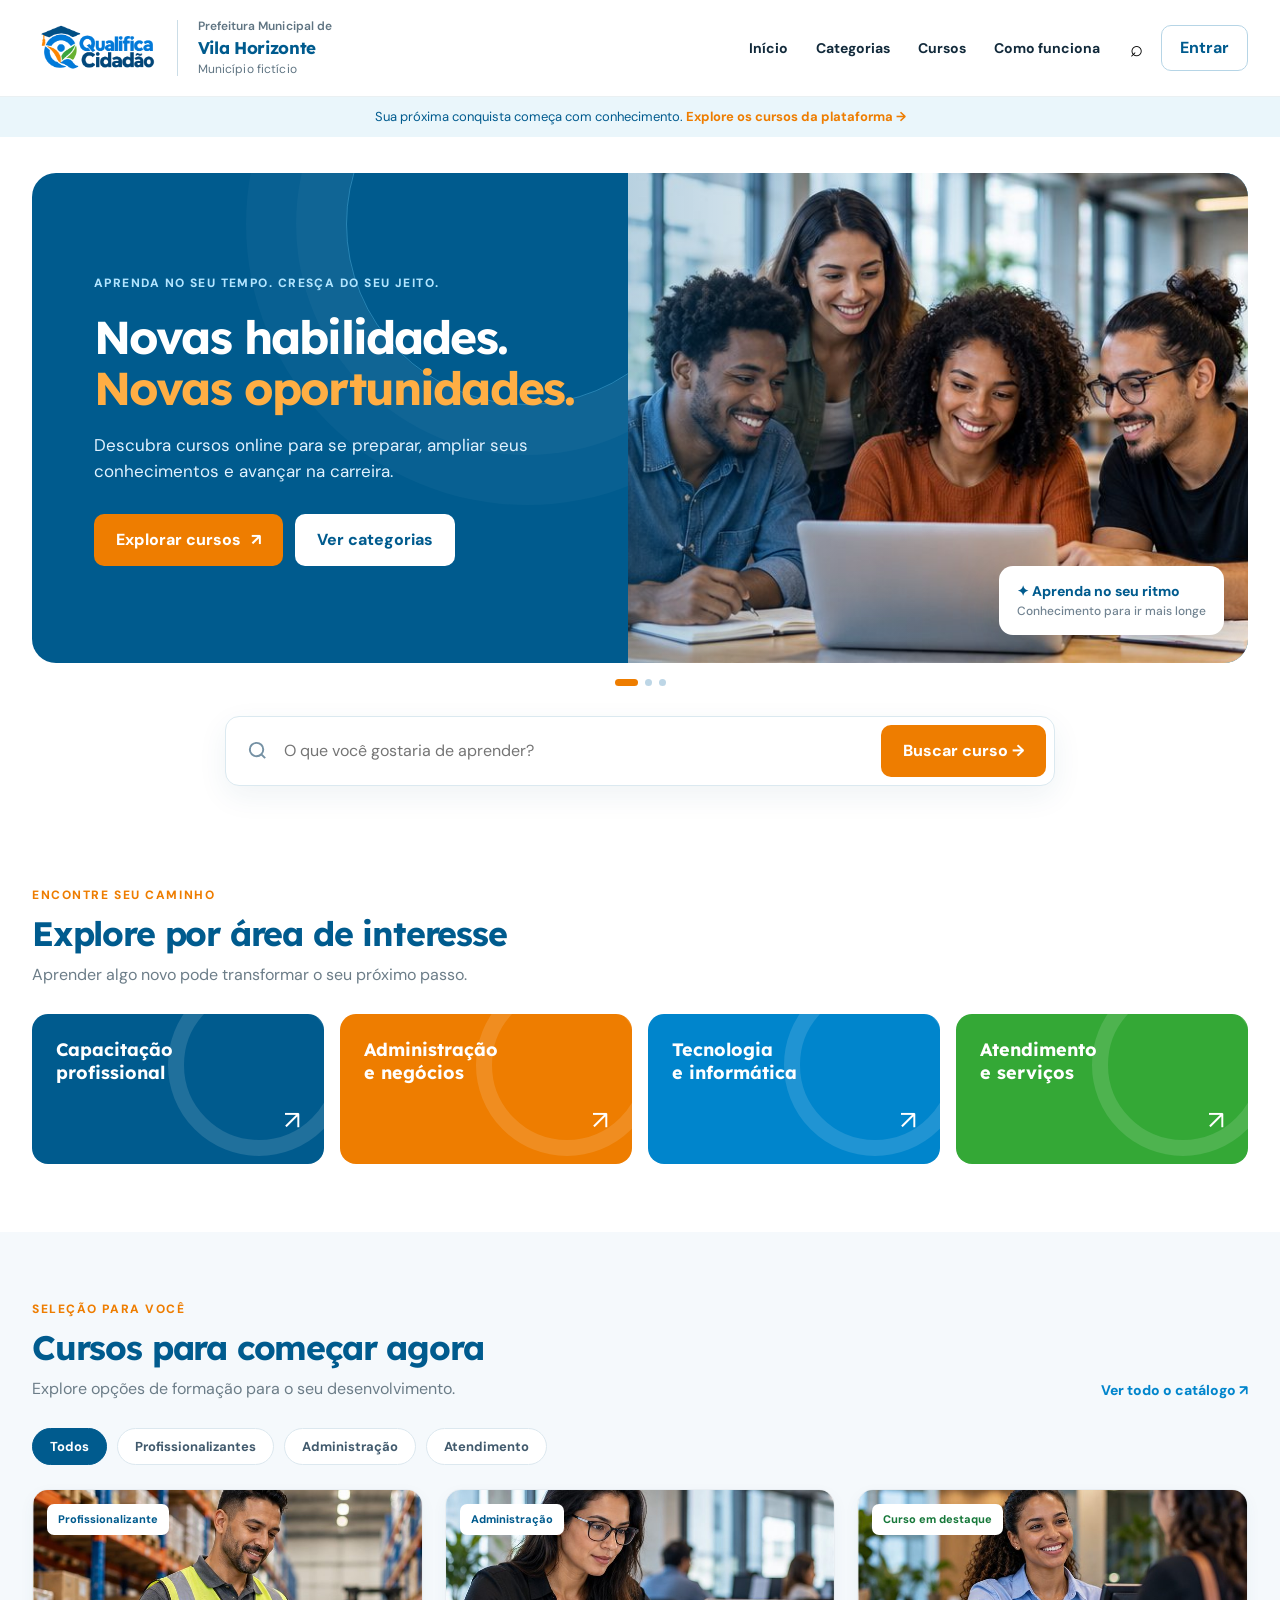
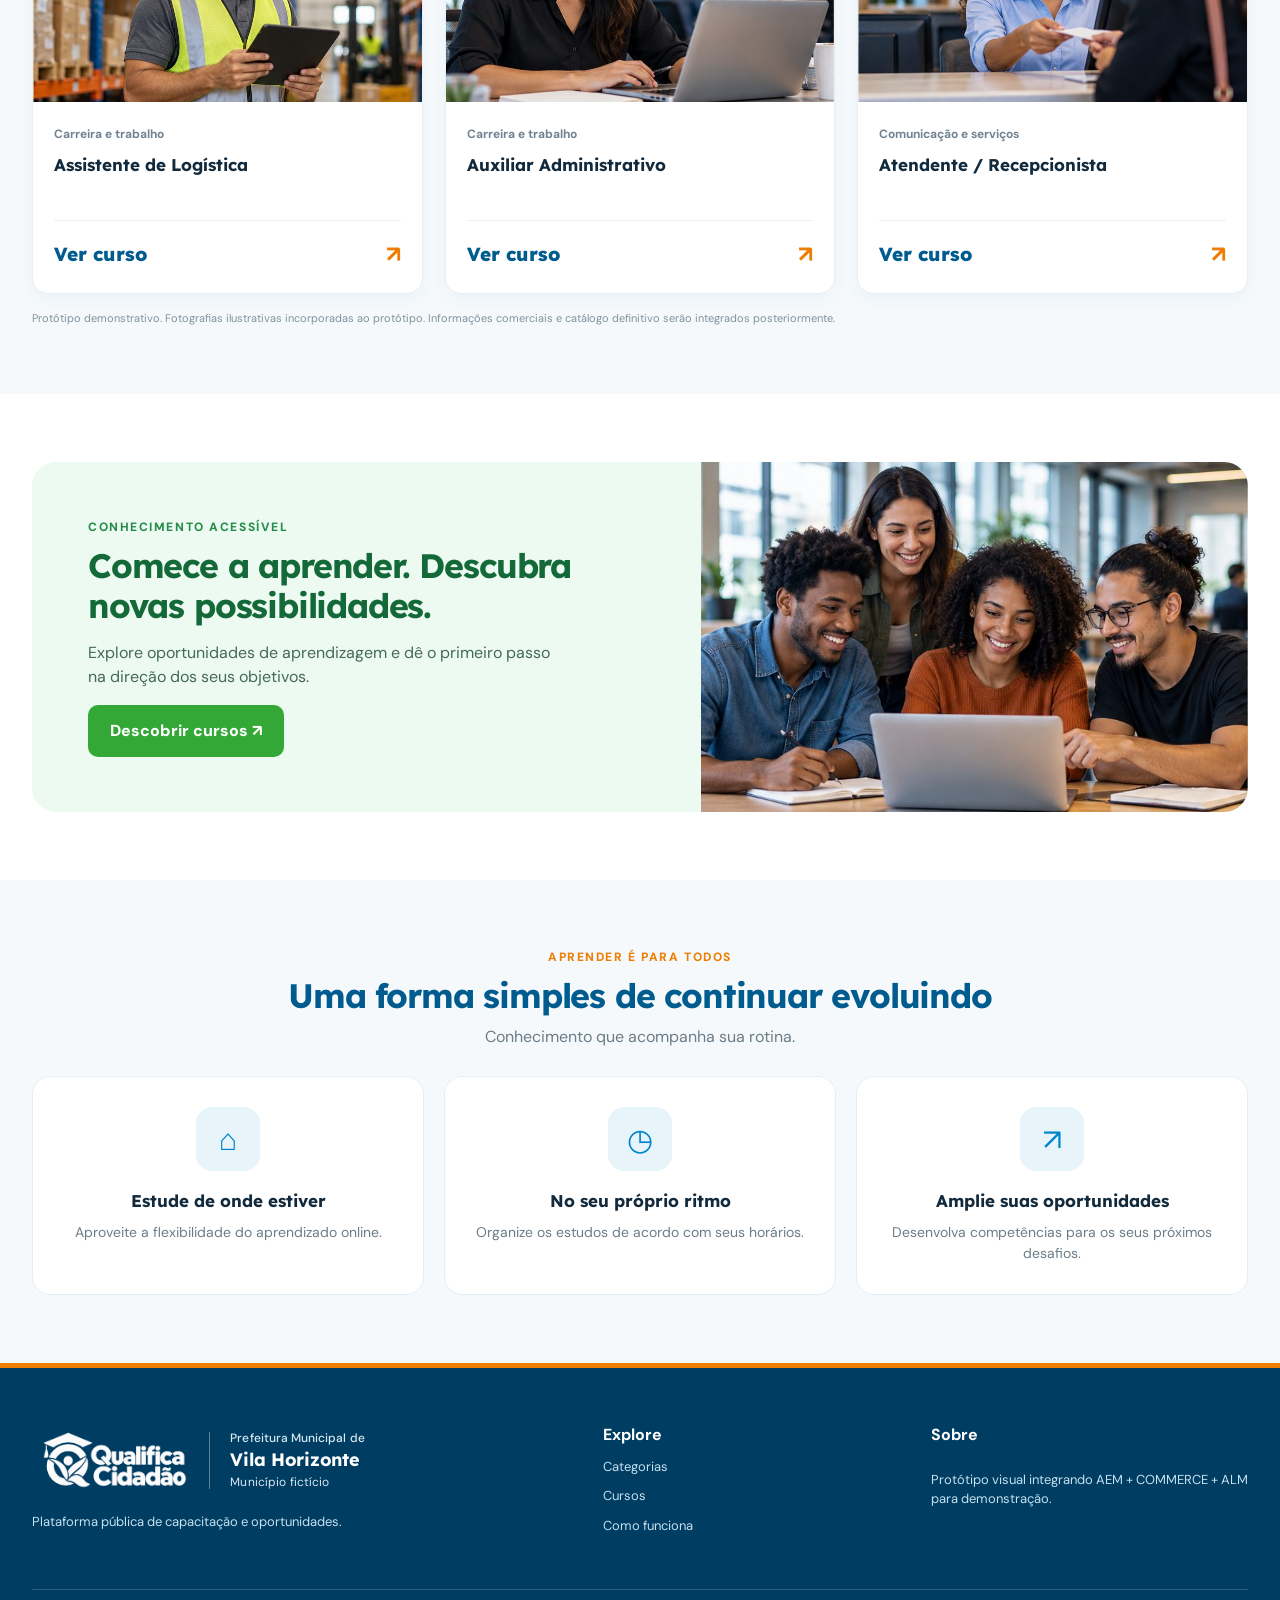
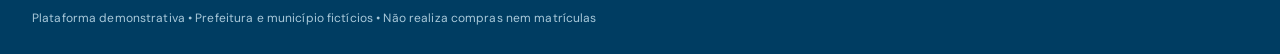
<file: index.html>
<!DOCTYPE html>
<html lang="pt-BR"><head><meta charset="utf-8"/><meta content="width=device-width, initial-scale=1" name="viewport"/><title>Qualifica Cidadão — Protótipo visual</title><link href="https://fonts.googleapis.com" rel="preconnect"/><link crossorigin="" href="https://fonts.gstatic.com" rel="preconnect"/><link href="https://fonts.googleapis.com/css2?family=DM+Sans:wght@400;500;600;700&amp;family=Lexend:wght@400;500;600;700;800&amp;display=swap" rel="stylesheet"/><style>
:root{--blue:#0085cc;--orange:#ee7d00;--green:#34a836;--navy:#005b8e;--sky:#4ca9e0;--cream:#f5f8fb;--ink:#122a3b;--muted:#6c7d88}*{box-sizing:border-box}html{scroll-behavior:smooth}body{margin:0;color:var(--ink);font:16px/1.5 'DM Sans',Arial,sans-serif;background:white}h1,h2,h3,strong.logo-title{font-family:Lexend,Arial,sans-serif}a{text-decoration:none;color:inherit}button,input{font:inherit}button{cursor:pointer}img{max-width:100%}.wrap{width:min(1240px,calc(100% - 64px));margin-inline:auto}.prototype-note{background:#063b5b;color:white;text-align:center;padding:8px 12px;font-size:11px;letter-spacing:.07em}.nav{position:sticky;top:0;background:#fff;z-index:30;border-bottom:1px solid #eaf0f2}.nav-inner{min-height:94px;display:flex;align-items:center;gap:24px;padding:10px 0}.brand-group{display:flex;align-items:center;gap:14px;flex-shrink:0;min-width:0}.logo{display:flex;align-items:center;flex-shrink:0}.logo img{height:60px;width:auto;display:block;object-fit:contain}.brand-meta{display:flex;flex-direction:column;gap:3px;border-left:1px solid #d5e1e8;padding-left:14px;line-height:1.02}.brand-meta span,.brand-meta small{color:#5f7482}.brand-meta span{font-size:11px;font-weight:600}.brand-meta strong{font-family:Lexend,DM Sans,Arial,sans-serif;font-size:18px;letter-spacing:-.025em;color:var(--navy)}.brand-meta small{font-size:12px}.nav-links{display:flex;gap:28px;margin-left:auto;align-items:center;font-weight:700;font-size:14px}.nav-links a:hover{color:var(--blue)}.nav-tools{display:flex;align-items:center;gap:12px}.nav-icon{border:0;background:transparent;font-size:22px}.enter{color:var(--navy);border:1px solid #b6d5e6;background:#fff;border-radius:10px;padding:10px 18px;font-weight:700}.enter:hover{border-color:var(--blue)}.strip{background:#eaf6fb;padding:10px 15px;text-align:center;color:var(--navy);font-size:13px}.strip b{color:var(--orange)}.hero{padding:36px 0 28px}.hero-main{display:grid;grid-template-columns: .98fr 1.02fr;min-height:490px;overflow:hidden;border-radius:24px;background:#005b8e}.hero-copy{padding:65px 30px 60px 62px;color:white;display:flex;flex-direction:column;justify-content:center;position:relative;isolation:isolate}.hero-copy:before{content:'';position:absolute;z-index:-1;right:-80px;top:-130px;width:360px;height:360px;border:1px solid #78d4ff55;border-radius:50%;box-shadow:0 0 0 50px #ffffff08,0 0 0 100px #ffffff08}.eyebrow{color:#b2e5ff;text-transform:uppercase;letter-spacing:.12em;font-size:12px;font-weight:800}.hero h1{font-size:clamp(34px,3.6vw,55px);line-height:1.1;margin:20px 0;letter-spacing:-.04em;font-weight:700}.hero h1 em{color:#ffae44;font-style:normal}.hero p{color:#e0f2ff;max-width:470px;font-size:17px;margin:0 0 30px}.actions{display:flex;gap:12px;flex-wrap:wrap}.btn{border:0;background:var(--orange);color:#fff;padding:14px 22px;border-radius:10px;font-weight:800;display:inline-flex;align-items:center;gap:10px;justify-content:center}.btn:hover{background:#d86b00}.btn-light{background:white;color:var(--navy)}.btn-light:hover{background:#eefaff}.hero-photo{min-height:450px;position:relative;background:#9fd3e8;overflow:hidden}.hero-photo img{width:100%;height:100%;position:absolute;object-fit:cover;object-position:center;inset:0}.hero-photo:after{content:'';position:absolute;inset:0;background:linear-gradient(90deg,#005b8e44,transparent 50%)}.hero-sticker{position:absolute;bottom:28px;right:24px;background:white;border-radius:14px;padding:15px 18px;z-index:2;box-shadow:0 15px 40px #123c552e;color:var(--navy);font-weight:800;font-size:14px}.hero-sticker span{display:block;font-size:12px;color:#718391;font-weight:500}.dots{display:flex;justify-content:center;gap:7px;margin-top:16px}.dots span{width:7px;height:7px;border-radius:99px;background:#bdd6e6}.dots span:first-child{width:23px;background:var(--orange)}.quick-search{margin:30px auto 4px;display:flex;align-items:center;gap:15px;border:1px solid #dbe9f0;max-width:830px;border-radius:14px;background:white;box-shadow:0 10px 30px #16527812;padding:8px 8px 8px 20px}.quick-search svg{flex-shrink:0;color:#7591a4}.quick-search input{border:0;outline:0;flex:1;min-width:0;padding:11px 0}.section{padding:68px 0}.light{background:#f5f9fc}.section-title{display:flex;align-items:end;justify-content:space-between;gap:20px;margin-bottom:27px}.kicker{font-size:12px;text-transform:uppercase;color:var(--orange);font-weight:800;letter-spacing:.13em;margin-bottom:9px}.section h2{font-size:clamp(25px,2.65vw,35px);line-height:1.18;margin:0;color:var(--navy);letter-spacing:-.035em}.section .desc{color:var(--muted);margin:10px 0 0}.view-all{color:var(--blue);font-weight:800;font-size:14px;white-space:nowrap}.categories{display:grid;grid-template-columns:repeat(4,1fr);gap:16px}.category{position:relative;min-height:150px;padding:24px;overflow:hidden;border-radius:16px;color:white;display:flex;justify-content:space-between;flex-direction:column;background:var(--navy)}.category:nth-child(2){background:#ee7d00}.category:nth-child(3){background:#0085cc}.category:nth-child(4){background:#34a836}.category:before{content:'';position:absolute;right:-26px;top:-40px;border:16px solid #ffffff20;border-radius:50%;width:150px;height:150px}.category b{font-family:Lexend;font-size:18px;line-height:1.28;z-index:1}.category .arrow{align-self:flex-end;font-size:26px;z-index:1}.filterbar{display:flex;align-items:center;gap:10px;flex-wrap:wrap;margin-bottom:24px}.chip{border:1px solid #dce8ef;color:#415a6d;border-radius:99px;padding:8px 17px;background:white;font-size:13px;font-weight:700}.chip.active,.chip:hover{background:var(--navy);border-color:var(--navy);color:#fff}.course-grid{display:grid;grid-template-columns:repeat(3,1fr);gap:22px}.course{background:white;border-radius:16px;overflow:hidden;border:1px solid #e9eef2;box-shadow:0 5px 16px #1c55750b;transition:.2s}.course:hover{transform:translateY(-3px);box-shadow:0 15px 35px #1c55751a}.photo{height:212px;position:relative;overflow:hidden;background:#d2e9f3}.photo img{width:100%;height:100%;object-fit:cover;display:block;transition:transform .3s}.course:hover .photo img{transform:scale(1.045)}.pill{position:absolute;left:14px;top:14px;background:#fff;color:var(--navy);font-size:11px;font-weight:800;padding:7px 11px;border-radius:7px}.pill.free{color:#17783a}.course-content{padding:19px 21px 21px}.course-content small{font-size:12px;font-weight:700;color:#718392}.course-content h3{font-size:17px;line-height:1.35;margin:9px 0 18px;min-height:48px}.course-bottom{display:flex;justify-content:space-between;align-items:center;border-top:1px solid #edf1f4;padding-top:16px}.price{font:800 19px Lexend;color:var(--navy)}.price.gratis{color:#248842}.mini-arrow{color:var(--orange);font-size:23px;font-weight:800}.show-none{display:none!important}.no-results{display:none;color:var(--muted);padding:20px}.banner-grid{display:grid;grid-template-columns:1.1fr .9fr;border-radius:24px;overflow:hidden;min-height:350px;background:#edfaf2}.feature-promo{padding:52px 56px;display:flex;flex-direction:column;justify-content:center}.feature-promo h2{color:#146938;max-width:540px}.feature-promo p{max-width:470px;color:#456957}.feature-promo .btn{align-self:flex-start;background:var(--green)}.banner-img{height:100%;min-height:330px;position:relative}.banner-img img{height:100%;width:100%;object-fit:cover;position:absolute}.benefits{display:grid;grid-template-columns:repeat(3,1fr);gap:20px}.benefit{padding:30px;text-align:center;background:#fff;border-radius:18px;border:1px solid #e4eef3}.benefit .icon{background:#e7f5fb;color:var(--blue);height:64px;width:64px;display:grid;place-items:center;border-radius:16px;font-size:30px;margin:auto auto 17px}.benefit h3{margin:0 0 8px;font-size:17px}.benefit p{color:var(--muted);margin:0;font-size:14px}.foot{background:#003d62;color:white;padding:55px 0 27px}.foot-inner{display:flex;align-items:flex-start;justify-content:space-between;gap:36px}.foot-brand-group{display:flex;align-items:center;gap:14px;min-width:0}.foot-brand{padding:0;border-radius:0;background:transparent;display:inline-flex;align-items:center}.foot-brand img{height:76px;width:auto;max-width:220px;display:block}.foot-meta{display:flex;flex-direction:column;gap:4px;border-left:1px solid #ffffff30;padding-left:14px;line-height:1.02}.foot-meta span,.foot-meta small{color:#c4e1ef}.foot-meta span{font-size:12px;font-weight:500}.foot-meta strong{font-family:Lexend,DM Sans,Arial,sans-serif;font-size:19px;letter-spacing:-.02em;color:#fff}.foot-meta small{font-size:12px}.foot p,.foot a{color:#c4e1ef;font-size:13px}.foot-links{display:flex;flex-direction:column;gap:10px}.foot-bottom{margin-top:45px;padding-top:19px;border-top:1px solid #ffffff30;font-size:12px;color:#a9c9da}.photo-credit{font-size:11px;color:#80919b;margin-top:16px}.mobile-menu{display:none}.image-fail{display:grid;place-items:center;background:linear-gradient(130deg,#c0e8ee,#8ec0da)}@media(max-width:990px){.wrap{width:min(100% - 38px,1240px)}.nav-links{gap:15px}.nav-inner{gap:18px}.hero-copy{padding:40px}.categories{grid-template-columns:repeat(2,1fr)}.course-grid{grid-template-columns:repeat(2,1fr)}.hero-main{min-height:420px}.hero-photo{min-height:390px}}@media(max-width:680px){.nav-inner{height:72px}.logo img{height:51px}.nav-links{display:none}.mobile-menu{display:block;margin-left:auto;border:0;background:white;font-size:24px}.nav-tools .enter{padding:8px 12px}.nav-tools .nav-icon{display:none}.strip{font-size:11px}.hero{padding-top:18px}.hero-main,.banner-grid{grid-template-columns:1fr}.hero-copy{padding:36px 27px}.hero h1{font-size:35px}.hero-photo{min-height:270px}.hero-sticker{bottom:14px;right:14px}.quick-search{gap:8px;flex-wrap:wrap}.quick-search .btn{width:100%}.section{padding:47px 0}.section-title{align-items:start}.section h2{font-size:27px}.categories{gap:10px}.category{min-height:130px;padding:18px}.category b{font-size:15px}.course-grid,.benefits{grid-template-columns:1fr}.photo{height:230px}.feature-promo{padding:32px 25px}.banner-img{min-height:220px}.foot-inner{flex-direction:column}.view-all{font-size:12px}}
.foot-brand img{max-width:min(250px,100%);width:auto;height:84px;object-fit:contain;object-position:left center}</style><style>.course-link{display:block;color:inherit;text-decoration:none;height:100%}.course-link:focus-visible{outline:3px solid #ee7d00;outline-offset:3px;border-radius:15px}.course-link:hover .course-bottom .price{text-decoration:underline}</style><style>
/* V8 — identidade institucional: alinhamento, respiro e rodapé público demonstrativo */
.brand-group,.foot-brand-group{display:flex;align-items:center;gap:22px;min-width:0}
.brand-group>a,.foot-brand-group>a,.foot-brand{display:flex;align-items:center;justify-content:flex-start;flex:0 0 auto}
.brand-meta,.foot-meta{display:flex;flex-direction:column;justify-content:center;gap:5px;line-height:1.14;padding-left:20px}
.brand-meta{border-left:1px solid #cbdde7}
.foot-meta{border-left:1px solid rgba(255,255,255,.37)}
.brand-meta span,.foot-meta span{font-size:12px;letter-spacing:.005em}
.brand-meta strong{font-size:17px;line-height:1.13;letter-spacing:-.02em}
.brand-meta small,.foot-meta small{font-size:12px;letter-spacing:.01em}
.foot-meta strong{font-size:18px;line-height:1.12;letter-spacing:-.015em}
.foot-brand-group img,.foot-brand img{object-fit:contain;object-position:left center}
.foot{border-top:5px solid #ee7d00}
.foot-inner{gap:44px}
.foot .foot-meta span,.foot .foot-meta small{color:#d7e9f3}
.foot-bottom{letter-spacing:.01em}
@media(max-width:960px){.brand-group,.foot-brand-group{gap:15px}.brand-meta,.foot-meta{padding-left:14px}.brand-meta strong{font-size:16px}}
@media(max-width:600px){.brand-group,.foot-brand-group{gap:10px}.brand-meta,.foot-meta{padding-left:10px;gap:3px}.brand-meta span,.foot-meta span{font-size:10px}.brand-meta strong,.foot-meta strong{font-size:15px}.brand-meta small,.foot-meta small{font-size:10px}.foot-brand-group{max-width:100%}.foot-inner{gap:28px}}

.nav-inner{height:auto;min-height:96px}.foot-brand img{width:auto;max-width:225px;height:76px}
@media(max-width:680px){.nav-inner{height:auto;min-height:85px}.brand-group{flex:1 1 auto}.foot-brand img{height:62px}}
</style></head><body> <header class="nav"><div class="wrap nav-inner"><div class="brand-group"><a aria-label="Qualifica Cidadão, voltar ao início" class="logo" href="#inicio"><img alt="Qualifica Cidadão" src="assets/logo-cabecalho-base.png"/></a><div class="brand-meta"><span>Prefeitura Municipal de</span><strong>Vila Horizonte</strong><small>Município fictício</small></div></div><nav class="nav-links"><a href="#inicio">Início</a><a href="#categorias">Categorias</a><a href="cursos.html">Cursos</a><a href="#vantagens">Como funciona</a></nav><button class="mobile-menu" onclick="document.querySelector('.nav-links').style.display=document.querySelector('.nav-links').style.display==='flex'?'none':'flex'" title="Menu">☰</button><div class="nav-tools"><button class="nav-icon" onclick="document.getElementById('search').focus()" title="Busca">⌕</button><button class="enter" onclick="alert('Acesso de alunos: integração futura com Adobe Learning Manager em ambiente demonstrativo.')">Entrar</button></div></div></header><div class="strip">Sua próxima conquista começa com conhecimento. <b>Explore os cursos da plataforma →</b></div><main id="inicio"><section class="hero"><div class="wrap"><div class="hero-main"><div class="hero-copy"><div class="eyebrow">Aprenda no seu tempo. Cresça do seu jeito.</div><h1>Novas habilidades. <em>Novas oportunidades.</em></h1><p>Descubra cursos online para se preparar, ampliar seus conhecimentos e avançar na carreira.</p><div class="actions"><a class="btn" href="cursos.html">Explorar cursos <span>↗</span></a><a class="btn btn-light" href="#categorias">Ver categorias</a></div></div><div class="hero-photo"><img alt="Pessoas reunidas aprendendo com computadores" onerror="this.style.display='none'" src="assets/banner-principal.jpg"/><div class="hero-sticker">✦ Aprenda no seu ritmo<span>Conhecimento para ir mais longe</span></div></div></div><div aria-hidden="true" class="dots"><span></span><span></span><span></span></div><form class="quick-search" id="searchForm"><svg fill="none" height="23" stroke="currentColor" stroke-width="2" viewbox="0 0 24 24" width="23"><circle cx="11" cy="11" r="7"></circle><path d="m20 20-4-4"></path></svg><input aria-label="Buscar cursos" id="search" placeholder="O que você gostaria de aprender?"/><button class="btn" type="submit">Buscar curso →</button></form></div></section><section class="section" id="categorias"><div class="wrap"><div class="section-title"><div><div class="kicker">Encontre seu caminho</div><h2>Explore por área de interesse</h2><p class="desc">Aprender algo novo pode transformar o seu próximo passo.</p></div></div><div class="categories"><a class="category" data-cat="Profissional" href="cursos.html"><b>Capacitação<br/>profissional</b><span class="arrow">↗</span></a><a class="category" data-cat="Administração" href="cursos.html"><b>Administração<br/>e negócios</b><span class="arrow">↗</span></a><a class="category" data-cat="Tecnologia" href="cursos.html"><b>Tecnologia<br/>e informática</b><span class="arrow">↗</span></a><a class="category" data-cat="Atendimento" href="cursos.html"><b>Atendimento<br/>e serviços</b><span class="arrow">↗</span></a></div></div></section><section class="section light" id="cursos"><div class="wrap"><div class="section-title"><div><div class="kicker">Seleção para você</div><h2>Cursos para começar agora</h2><p class="desc">Explore opções de formação para o seu desenvolvimento.</p></div><a class="view-all" href="cursos.html">Ver todo o catálogo ↗</a></div><div class="filterbar"><button class="chip active" data-filter="Todos">Todos</button><button class="chip" data-filter="Profissional">Profissionalizantes</button><button class="chip" data-filter="Administração">Administração</button><button class="chip" data-filter="Atendimento">Atendimento</button></div><div class="course-grid" id="courseGrid"><article class="course" data-category="Profissional" data-name="assistente de logística"><a aria-label="Ver curso Assistente de Logística" class="course-link" href="curso.html?curso=logistica"><div class="photo"><img alt="Operação de logística em centro de distribuição" loading="lazy" src="assets/curso-logistica.jpg"/><span class="pill">Profissionalizante</span></div><div class="course-content"><small>Carreira e trabalho</small><h3>Assistente de Logística</h3><div class="course-bottom"><span class="price">Ver curso</span><span class="mini-arrow">↗</span></div></div></a></article><article class="course" data-category="Administração" data-name="auxiliar administrativo"><a aria-label="Ver curso Auxiliar Administrativo" class="course-link" href="curso.html?curso=administrativo"><div class="photo"><img alt="Ambiente de trabalho administrativo" loading="lazy" src="assets/curso-administrativo.jpg"/><span class="pill">Administração</span></div><div class="course-content"><small>Carreira e trabalho</small><h3>Auxiliar Administrativo</h3><div class="course-bottom"><span class="price">Ver curso</span><span class="mini-arrow">↗</span></div></div></a></article><article class="course" data-category="Atendimento" data-name="atendente recepcionista"><a aria-label="Ver curso Atendente / Recepcionista" class="course-link" href="curso.html?curso=recepcionista"><div class="photo"><img alt="Profissionais trabalhando em atendimento e equipe" loading="lazy" src="assets/curso-recepcionista.jpg"/><span class="pill free">Curso em destaque</span></div><div class="course-content"><small>Comunicação e serviços</small><h3>Atendente / Recepcionista</h3><div class="course-bottom"><span class="price">Ver curso</span><span class="mini-arrow">↗</span></div></div></a></article></div><p class="no-results" id="noResults">Nenhum curso demonstrativo encontrado com esses termos.</p><div class="photo-credit">Protótipo demonstrativo. Fotografias ilustrativas incorporadas ao protótipo. Informações comerciais e catálogo definitivo serão integrados posteriormente.</div></div></section><section class="section"><div class="wrap"><div class="banner-grid"><div class="feature-promo"><div class="kicker" style="color:#258d49">Conhecimento acessível</div><h2>Comece a aprender. Descubra novas possibilidades.</h2><p>Explore oportunidades de aprendizagem e dê o primeiro passo na direção dos seus objetivos.</p><a class="btn" href="cursos.html">Descobrir cursos ↗</a></div><div class="banner-img"><img alt="Pessoas utilizando tecnologia para trabalhar e aprender" loading="lazy" src="assets/banner-promocional.jpg"/></div></div></div></section><section class="section light" id="vantagens"><div class="wrap"><div class="section-title" style="justify-content:center;text-align:center"><div><div class="kicker">Aprender é para todos</div><h2>Uma forma simples de continuar evoluindo</h2><p class="desc">Conhecimento que acompanha sua rotina.</p></div></div><div class="benefits"><div class="benefit"><div class="icon">⌂</div><h3>Estude de onde estiver</h3><p>Aproveite a flexibilidade do aprendizado online.</p></div><div class="benefit"><div class="icon">◷</div><h3>No seu próprio ritmo</h3><p>Organize os estudos de acordo com seus horários.</p></div><div class="benefit"><div class="icon">↗</div><h3>Amplie suas oportunidades</h3><p>Desenvolva competências para os seus próximos desafios.</p></div></div></div></section></main><footer class="foot"><div class="wrap"><div class="foot-inner"><div><div class="foot-brand-group"><div class="foot-brand"><img alt="Qualifica Cidadão — versão para rodapé" src="assets/logo-rodape-base.png"/></div><div class="foot-meta"><span>Prefeitura Municipal de</span><strong>Vila Horizonte</strong><small>Município fictício</small></div></div><p>Plataforma pública de capacitação e oportunidades.</p></div><div class="foot-links"><strong>Explore</strong><a href="#categorias">Categorias</a><a href="cursos.html">Cursos</a><a href="#vantagens">Como funciona</a></div><div class="foot-links"><strong>Sobre</strong><p>Protótipo visual integrando AEM + COMMERCE + ALM<br/>para demonstração.</p></div></div><div class="foot-bottom">Plataforma demonstrativa • Prefeitura e município fictícios • Não realiza compras nem matrículas</div></div></footer><script>
const cards=[...document.querySelectorAll('.course')],chips=[...document.querySelectorAll('.chip')];let category='Todos';function apply(q=''){let n=0;cards.forEach(c=>{let ok=(category==='Todos'||c.dataset.category===category)&&(!q||c.dataset.name.includes(q));c.classList.toggle('show-none',!ok);if(ok)n++});document.getElementById('noResults').style.display=n?'none':'block'}chips.forEach(b=>b.addEventListener('click',()=>{category=b.dataset.filter;chips.forEach(x=>x.classList.toggle('active',x===b));apply(document.getElementById('search').value.toLowerCase().trim())}));document.getElementById('searchForm').addEventListener('submit',e=>{e.preventDefault();category='Todos';chips.forEach(x=>x.classList.toggle('active',x.dataset.filter==='Todos'));apply(document.getElementById('search').value.toLowerCase().trim());document.getElementById('cursos').scrollIntoView({behavior:'smooth'})});document.querySelectorAll('.category').forEach(c=>c.addEventListener('click',()=>{let cat=c.dataset.cat;if(cat==='Tecnologia')return;category=cat;chips.forEach(x=>x.classList.toggle('active',x.dataset.filter===cat));apply()}));
</script></body></html>
<!-- All photos and logos embedded for offline viewing. -->
</file>
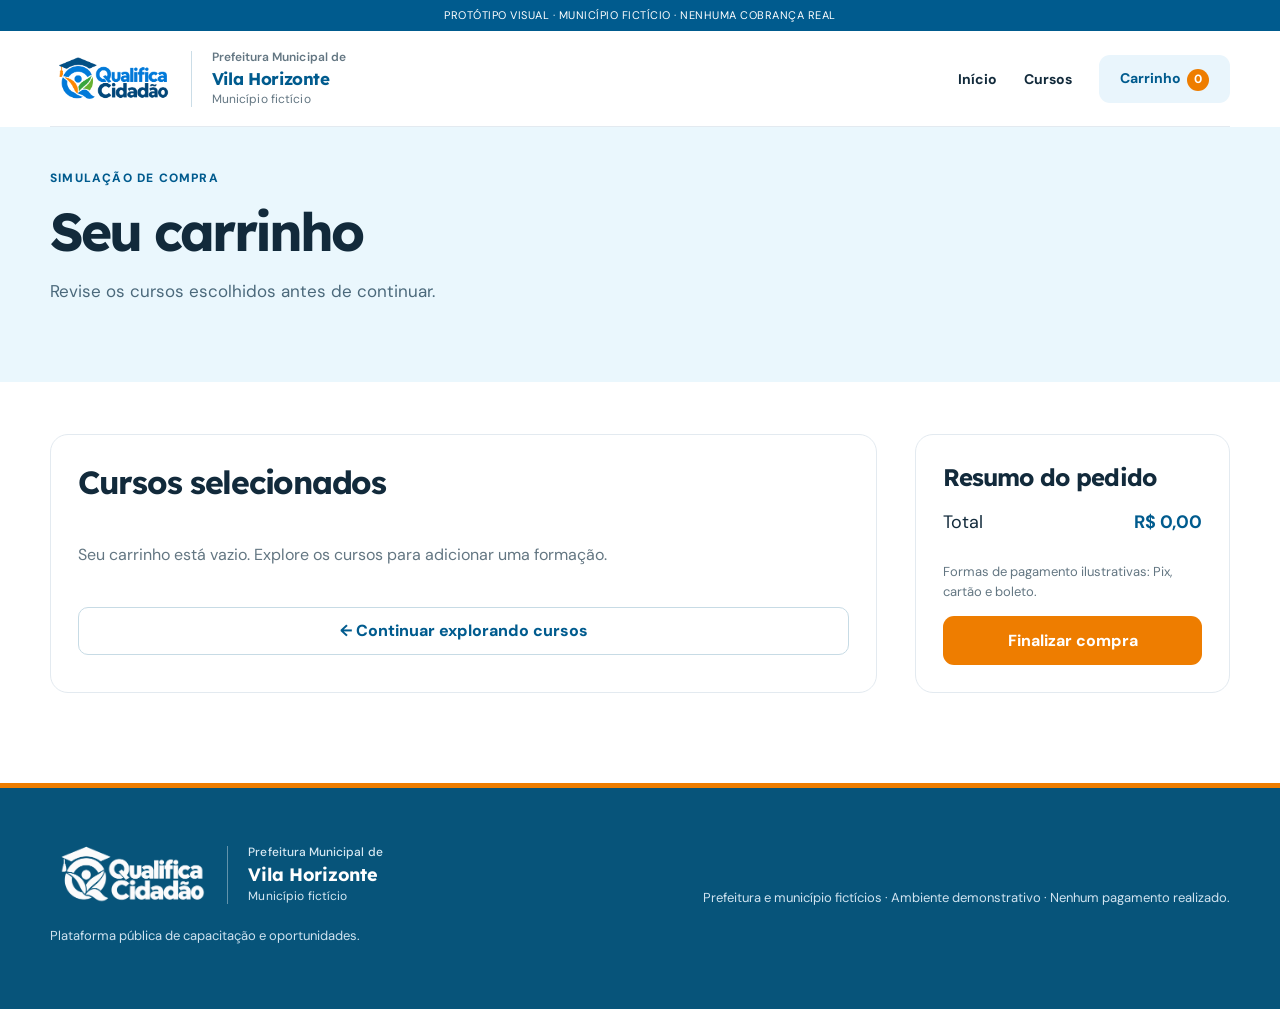
<file: carrinho.html>
<!doctype html><html lang="pt-BR"><head><meta charset="utf-8"><meta name="viewport" content="width=device-width,initial-scale=1"><link rel="preconnect" href="https://fonts.googleapis.com"><link rel="preconnect" href="https://fonts.gstatic.com" crossorigin><link href="https://fonts.googleapis.com/css2?family=DM+Sans:wght@400;500;600;700;800&family=Lexend:wght@400;500;600;700;800&display=swap" rel="stylesheet"><link rel="stylesheet" href="assets/cursos.css"><title>Carrinho demonstrativo | Qualifica Cidadão</title></head><body><div class="prototype-note">PROTÓTIPO VISUAL · MUNICÍPIO FICTÍCIO · NENHUMA COBRANÇA REAL</div><header><div class="wrap nav"><div class="brand-group"><a class="brand" href="index.html" aria-label="Ir para a página inicial"><img src="assets/logo-cabecalho-base.png" alt="Qualifica Cidadão"></a><div class="brand-meta"><span>Prefeitura Municipal de</span><strong>Vila Horizonte</strong><small>Município fictício</small></div></div><nav class="navlinks"><a href="index.html">Início</a><a href="cursos.html">Cursos</a><a class="pill-btn" href="carrinho.html">Carrinho <span class="cart-count">0</span></a></nav></div></header><main><div class="catalog-head"><div class="wrap"><div class="eyebrow">Simulação de compra</div><h1>Seu carrinho</h1><p>Revise os cursos escolhidos antes de continuar.</p></div></div><div class="wrap cart-layout"><section class="cart-box" aria-label="Cursos selecionados"><h2>Cursos selecionados</h2><div id="cart-items"></div><a class="cart-secondary" href="cursos.html">← Continuar explorando cursos</a></section><aside class="cart-box" style="align-self:start"><h2 style="font-size:24px">Resumo do pedido</h2><div class="cart-total"><span>Total</span><strong id="cart-total">R$ 0,00</strong></div><p class="muted">Formas de pagamento ilustrativas: Pix, cartão e boleto.</p><button class="primary-btn cart-checkout" id="checkout" type="button">Finalizar compra</button><p id="checkout-message" class="cart-alert" role="status" hidden>Esta é uma demonstração. Não é possível concluir compras, realizar pagamentos ou matrículas.</p></aside></div></main><footer class="foot"><div class="wrap foot-inner"><div><div class="foot-brand-group"><img src="assets/logo-rodape-base.png" alt="Qualifica Cidadão"><div class="foot-meta"><span>Prefeitura Municipal de</span><strong>Vila Horizonte</strong><small>Município fictício</small></div></div><p class="muted">Plataforma pública de capacitação e oportunidades.</p></div><p class="muted">Prefeitura e município fictícios · Ambiente demonstrativo · Nenhum pagamento realizado.</p></div></footer><script src="assets/carrinho.js"></script><script>const products={logistica:{image:'curso-logistica.jpg'},administrativo:{image:'curso-administrativo.jpg'},recepcionista:{image:'curso-recepcionista.jpg'}};const fmt=n=>n.toLocaleString('pt-BR',{style:'currency',currency:'BRL'});function draw(){const items=ATP_Cart.get(),root=document.getElementById('cart-items');root.replaceChildren();if(!items.length){const p=document.createElement('p');p.className='cart-empty';p.textContent='Seu carrinho está vazio. Explore os cursos para adicionar uma formação.';root.append(p)}items.forEach(item=>{const row=document.createElement('div');row.className='cart-line';const im=document.createElement('img');im.alt='Imagem ilustrativa do curso';im.src='assets/'+(products[item.id]?.image||'curso-logistica.jpg');const content=document.createElement('div');content.className='cart-line-main';const h=document.createElement('h3');h.textContent=item.title;const price=document.createElement('strong');price.textContent=fmt(item.price);content.append(h,price);const remove=document.createElement('button');remove.type='button';remove.textContent='Remover';remove.setAttribute('aria-label','Remover '+item.title);remove.onclick=()=>{ATP_Cart.remove(item.id);draw()};row.append(im,content,remove);root.append(row)});document.getElementById('cart-total').textContent=fmt(items.reduce((s,i)=>s+i.price,0));document.getElementById('checkout').disabled=!items.length}document.getElementById('checkout').addEventListener('click',()=>document.getElementById('checkout-message').hidden=false);draw();</script></body></html>
</file>
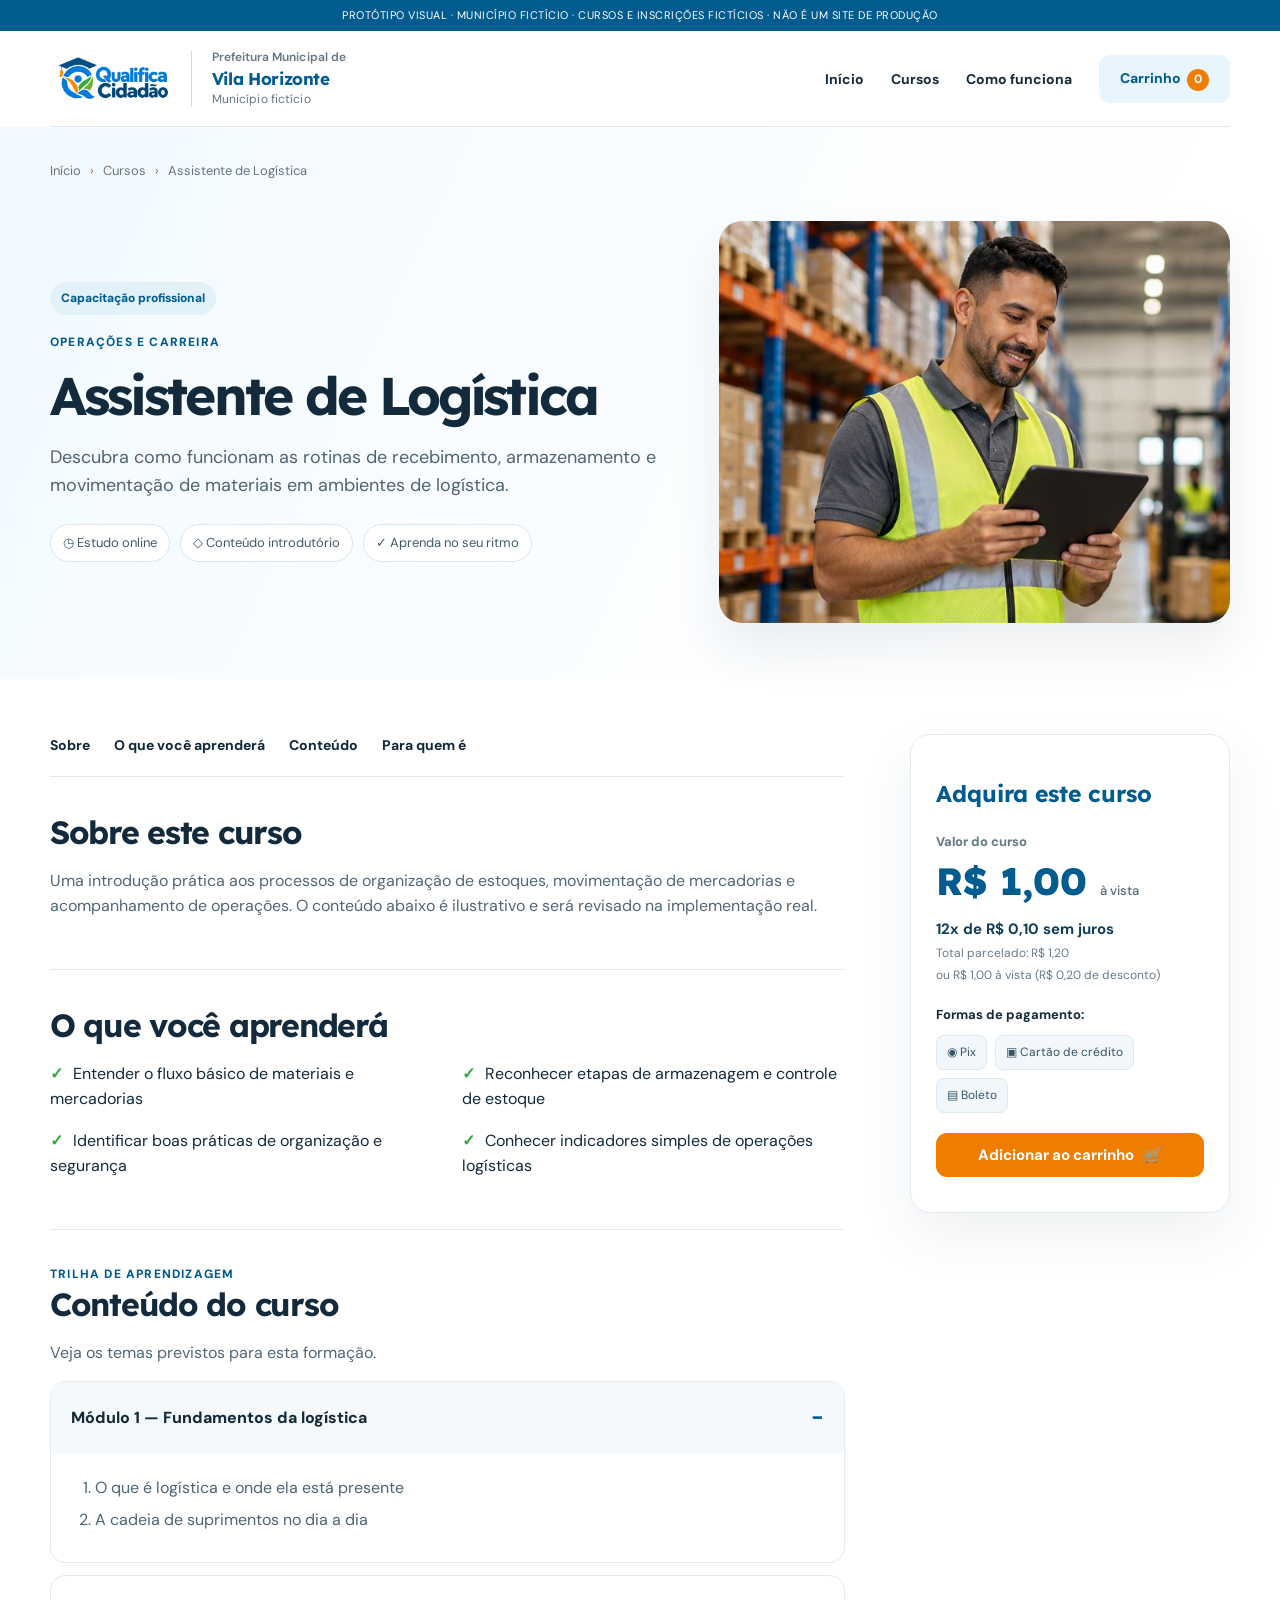
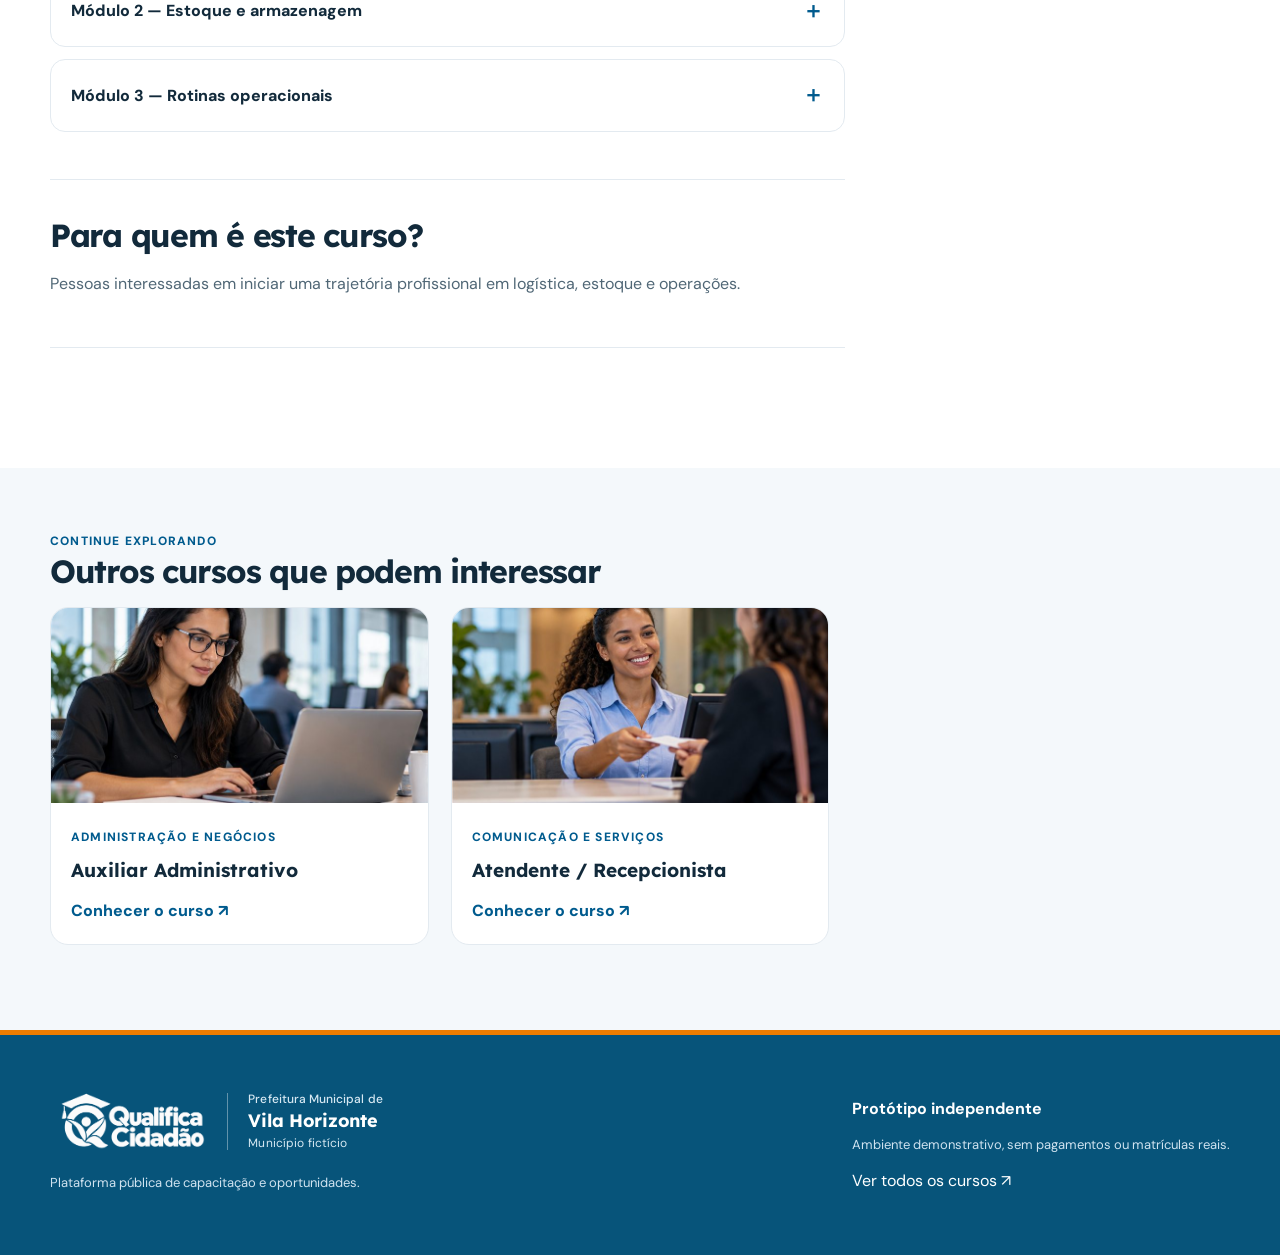
<file: curso.html>
<!doctype html><html lang="pt-BR"><head><meta charset="utf-8"><meta name="viewport" content="width=device-width,initial-scale=1"><link rel="preconnect" href="https://fonts.googleapis.com"><link rel="preconnect" href="https://fonts.gstatic.com" crossorigin><link href="https://fonts.googleapis.com/css2?family=DM+Sans:wght@400;500;600;700;800&family=Lexend:wght@400;500;600;700;800&display=swap" rel="stylesheet"><link rel="stylesheet" href="assets/cursos.css"><title>Detalhes do curso | Qualifica Cidadão</title></head><body><div class="prototype-note">PROTÓTIPO VISUAL · MUNICÍPIO FICTÍCIO · CURSOS E INSCRIÇÕES FICTÍCIOS · NÃO É UM SITE DE PRODUÇÃO</div><header><div class="wrap nav"><div class="brand-group"><a class="brand" href="index.html" aria-label="Ir para a página inicial"><img src="assets/logo-cabecalho-base.png" alt="Qualifica Cidadão"></a><div class="brand-meta"><span>Prefeitura Municipal de</span><strong>Vila Horizonte</strong><small>Município fictício</small></div></div><nav class="navlinks" aria-label="Navegação principal"><a href="index.html">Início</a><a href="cursos.html">Cursos</a><a href="index.html#vantagens">Como funciona</a><a class="pill-btn" href="carrinho.html">Carrinho <span class="cart-count" aria-label="Itens no carrinho">0</span></a></nav></div></header><main><div class="hero-course"><div class="wrap"><div class="breadcrumb"><a href="index.html">Início</a><span>›</span><a href="cursos.html">Cursos</a><span>›</span><span id="breadcrumb-title">Detalhes do curso</span></div><div class="course-hero-grid"><div><span class="badge" id="hero-label">Capacitação profissional</span><div class="eyebrow" id="hero-tag" style="margin-top:18px">Desenvolvimento profissional</div><h1 id="hero-title">Conheça o curso</h1><p class="lead" id="hero-lead"></p><div class="quick-facts"><span>◷ Estudo online</span><span>◇ Conteúdo introdutório</span><span>✓ Aprenda no seu ritmo</span></div></div><img class="hero-cover" id="hero-image" src="assets/curso-logistica.jpg" alt="Imagem ilustrativa do curso"></div></div></div><div class="wrap page-layout"><div class="page-main"><nav class="anchor-nav" aria-label="Nesta página"><a href="#sobre">Sobre</a><a href="#aprendizado">O que você aprenderá</a><a href="#conteudo">Conteúdo</a><a href="#publico">Para quem é</a></nav><section class="block" id="sobre"><h2>Sobre este curso</h2><p id="course-description"></p></section><section class="block" id="aprendizado"><h2>O que você aprenderá</h2><ul class="bullets" id="outcomes"></ul></section><section class="block" id="conteudo"><div class="eyebrow">Trilha de aprendizagem</div><h2>Conteúdo do curso</h2><p>Veja os temas previstos para esta formação.</p><div id="modules"></div></section><section class="block" id="publico"><h2>Para quem é este curso?</h2><p id="audience"></p></section></div><aside class="enroll purchase-panel" aria-label="Informações de compra do curso">
<h3 class="purchase-heading">Adquira este curso</h3>
<div class="price-label">Valor do curso</div><div class="purchase-price">R$ 1,00 <span>à vista</span></div>
<div class="installment-price"><strong>12x de R$ 0,10 sem juros</strong><span>Total parcelado: R$ 1,20</span><span>ou R$ 1,00 à vista (R$ 0,20 de desconto)</span></div>
<p class="payment-intro">Formas de pagamento:</p>
<div class="payment-methods"><span>◉ Pix</span><span>▣ Cartão de crédito</span><span>▤ Boleto</span></div>
<button type="button" id="add-to-cart" class="primary-btn add-to-cart">Adicionar ao carrinho <span aria-hidden="true">🛒</span></button>
</aside></div><section class="related"><div class="wrap"><div class="eyebrow">Continue explorando</div><h2>Outros cursos que podem interessar</h2><div id="related"></div></div></section></main><footer class="foot"><div class="wrap foot-inner"><div><div class="foot-brand-group"><a href="index.html"><img src="assets/logo-rodape-base.png" alt="Qualifica Cidadão"></a><div class="foot-meta"><span>Prefeitura Municipal de</span><strong>Vila Horizonte</strong><small>Município fictício</small></div></div><p class="muted">Plataforma pública de capacitação e oportunidades.</p></div><div><strong>Protótipo independente</strong><p class="muted">Ambiente demonstrativo, sem pagamentos ou matrículas reais.</p><a href="cursos.html">Ver todos os cursos ↗</a></div></div></footer><script type="application/json" id="data">{"logistica": {"title": "Assistente de Logística", "label": "Capacitação profissional", "tag": "Operações e carreira", "image": "curso-logistica.jpg", "lead": "Descubra como funcionam as rotinas de recebimento, armazenamento e movimentação de materiais em ambientes de logística.", "desc": "Uma introdução prática aos processos de organização de estoques, movimentação de mercadorias e acompanhamento de operações. O conteúdo abaixo é ilustrativo e será revisado na implementação real.", "outcomes": ["Entender o fluxo básico de materiais e mercadorias", "Reconhecer etapas de armazenagem e controle de estoque", "Identificar boas práticas de organização e segurança", "Conhecer indicadores simples de operações logísticas"], "audience": "Pessoas interessadas em iniciar uma trajetória profissional em logística, estoque e operações.", "modules": [["Fundamentos da logística", ["O que é logística e onde ela está presente", "A cadeia de suprimentos no dia a dia"]], ["Estoque e armazenagem", ["Recebimento e conferência de materiais", "Organização e identificação de itens"]], ["Rotinas operacionais", ["Separação, embalagem e expedição", "Segurança e trabalho em equipe"]]]}, "administrativo": {"title": "Auxiliar Administrativo", "label": "Administração e negócios", "tag": "Rotinas de escritório", "image": "curso-administrativo.jpg", "lead": "Conheça as atividades que apoiam o funcionamento de escritórios, departamentos e serviços administrativos.", "desc": "Um percurso introdutório sobre organização, comunicação e rotinas do trabalho administrativo, com exemplos de situações do cotidiano profissional. Conteúdo demonstrativo sujeito a revisão.", "outcomes": ["Organizar documentos e informações de trabalho", "Reconhecer rotinas de apoio administrativo", "Praticar comunicação objetiva e atendimento", "Conhecer ferramentas digitais básicas de escritório"], "audience": "Pessoas que desejam conhecer funções administrativas e desenvolver habilidades para atuação em escritórios e equipes de apoio.", "modules": [["Introdução à administração", ["O papel do auxiliar administrativo", "Organização de tarefas e prioridades"]], ["Documentos e ferramentas", ["Arquivamento e controle de informações", "Ferramentas digitais no escritório"]], ["Comunicação e atendimento", ["Comunicação profissional", "Boas práticas no relacionamento com equipes"]]]}, "recepcionista": {"title": "Atendente / Recepcionista", "label": "Comunicação e serviços", "tag": "Atendimento ao público", "image": "curso-recepcionista.jpg", "lead": "Desenvolva uma visão inicial das práticas de acolhimento, comunicação e organização do atendimento ao público.", "desc": "Uma apresentação das atividades de recepção, relacionamento com usuários e organização de informações em serviços presenciais ou remotos. Exemplos e módulos demonstrativos.", "outcomes": ["Conhecer princípios de atendimento respeitoso", "Comunicar informações com clareza", "Organizar fluxos de recepção e encaminhamento", "Reconhecer situações que pedem escuta e empatia"], "audience": "Pessoas interessadas em atuar com atendimento, recepção e relacionamento com o público.", "modules": [["Fundamentos do atendimento", ["O papel de quem recebe e orienta", "Postura, cordialidade e comunicação"]], ["Rotina de recepção", ["Organização de agenda e informações", "Encaminhamentos e registro de demandas"]], ["Atendimento inclusivo", ["Escuta ativa e resolução de dúvidas", "Acessibilidade e respeito às diferenças"]]]}}</script><script>
const data=JSON.parse(document.getElementById('data').textContent);const params=new URLSearchParams(location.search);const id=params.get('curso')||'logistica';const course=data[id]||data.logistica;function put(id,value){document.getElementById(id).textContent=value}put('breadcrumb-title',course.title);put('hero-label',course.label);put('hero-tag',course.tag);put('hero-title',course.title);put('hero-lead',course.lead);put('course-description',course.desc);put('audience',course.audience);document.title=course.title+' | Qualifica Cidadão';document.getElementById('add-to-cart').addEventListener('click',()=>{ATP_Cart.add(id,course.title);window.location.href='carrinho.html';});document.getElementById('hero-image').src='assets/'+course.image;document.getElementById('hero-image').alt='Imagem ilustrativa: '+course.title;const outcomes=document.getElementById('outcomes');course.outcomes.forEach(o=>{const li=document.createElement('li');li.textContent=o;outcomes.appendChild(li)});const modules=document.getElementById('modules');course.modules.forEach((mod,i)=>{const details=document.createElement('details');details.className='module';if(i===0)details.open=true;const summary=document.createElement('summary');summary.textContent='Módulo '+(i+1)+' — '+mod[0];details.appendChild(summary);const ol=document.createElement('ol');mod[1].forEach(t=>{const li=document.createElement('li');li.textContent=t;ol.appendChild(li)});details.appendChild(ol);modules.appendChild(details)});const related=document.getElementById('related');const list=Object.keys(data).filter(k=>k!==id);list.forEach(k=>{const d=data[k];const a=document.createElement('a');a.className='course-card';a.href='curso.html?curso='+k;const im=document.createElement('img');im.src='assets/'+d.image;im.alt='Imagem ilustrativa: '+d.title;a.appendChild(im);const body=document.createElement('div');body.className='body';const label=document.createElement('span');label.className='eyebrow';label.textContent=d.label;const title=document.createElement('h3');title.textContent=d.title;const more=document.createElement('span');more.className='more';more.textContent='Conhecer o curso ↗';body.append(label,title,more);a.append(body);related.appendChild(a)});related.className='cards';
</script><script src="assets/carrinho.js"></script></body></html>
</file>
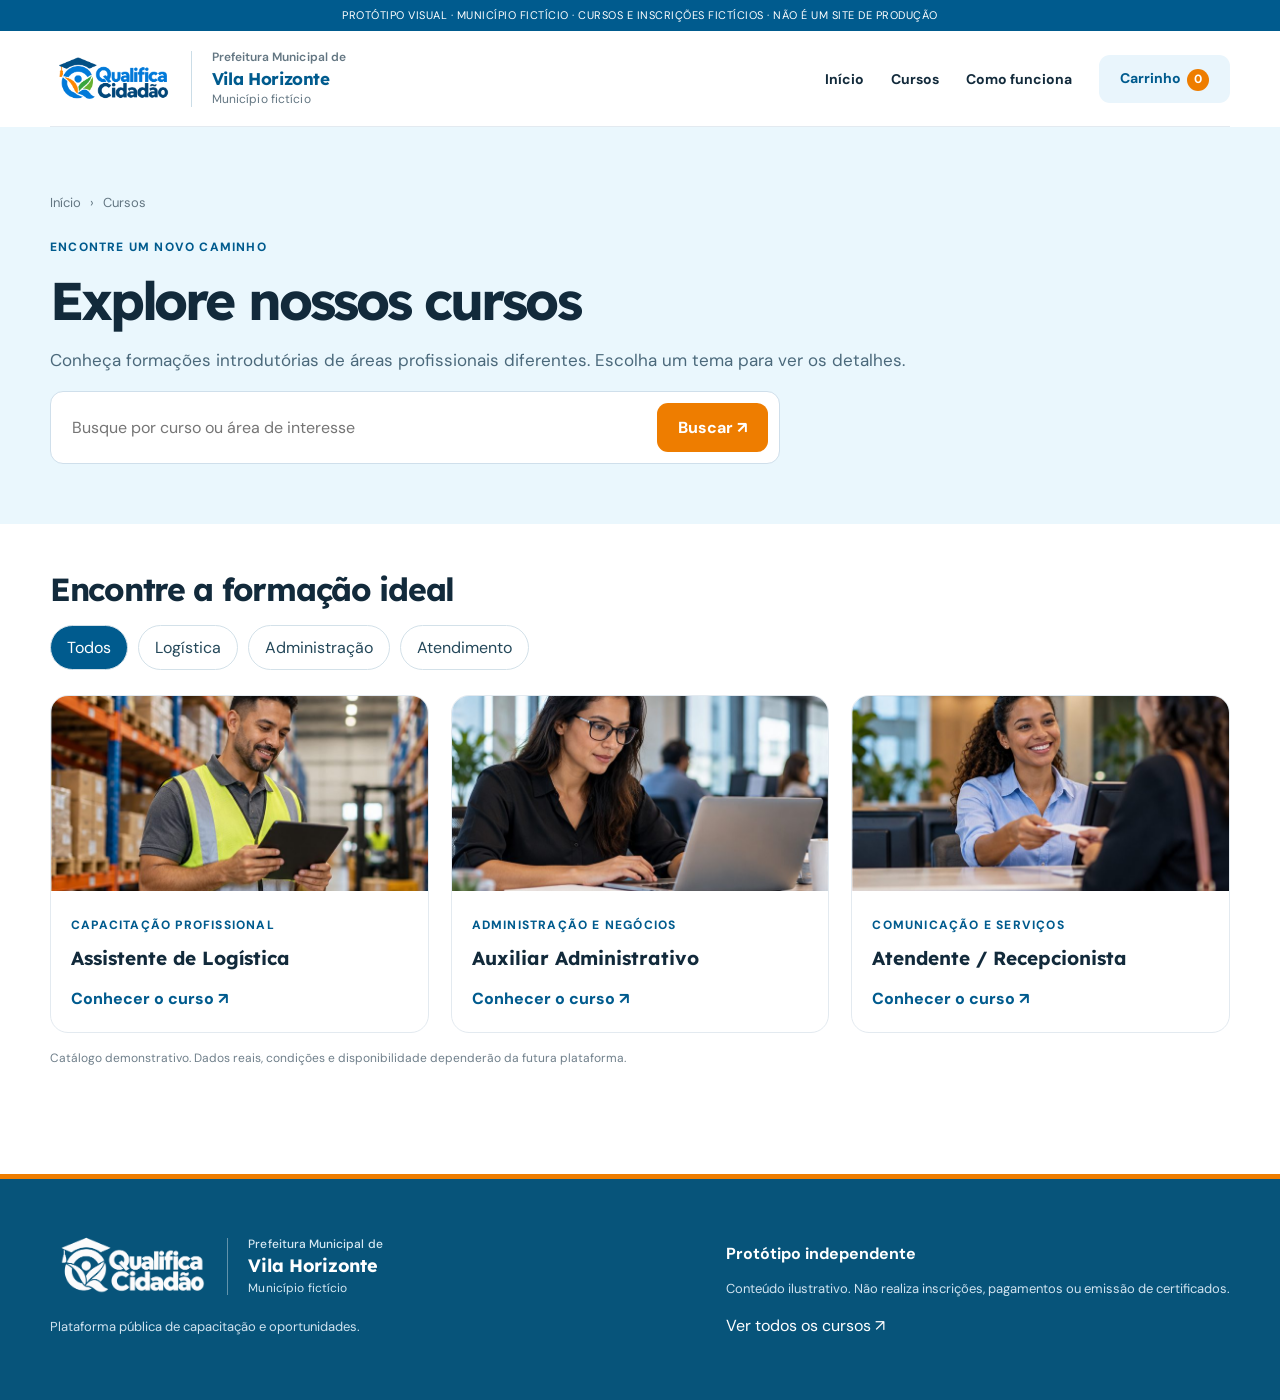
<file: cursos.html>
<!doctype html><html lang="pt-BR"><head><meta charset="utf-8"><meta name="viewport" content="width=device-width,initial-scale=1"><link rel="preconnect" href="https://fonts.googleapis.com"><link rel="preconnect" href="https://fonts.gstatic.com" crossorigin><link href="https://fonts.googleapis.com/css2?family=DM+Sans:wght@400;500;600;700;800&family=Lexend:wght@400;500;600;700;800&display=swap" rel="stylesheet"><link rel="stylesheet" href="assets/cursos.css"><title>Cursos | Qualifica Cidadão — Plataforma fictícia</title></head><body><div class="prototype-note">PROTÓTIPO VISUAL · MUNICÍPIO FICTÍCIO · CURSOS E INSCRIÇÕES FICTÍCIOS · NÃO É UM SITE DE PRODUÇÃO</div><header><div class="wrap nav"><div class="brand-group"><a class="brand" href="index.html" aria-label="Ir para a página inicial"><img src="assets/logo-cabecalho-base.png" alt="Qualifica Cidadão"></a><div class="brand-meta"><span>Prefeitura Municipal de</span><strong>Vila Horizonte</strong><small>Município fictício</small></div></div><nav class="navlinks" aria-label="Navegação principal"><a href="index.html">Início</a><a href="cursos.html">Cursos</a><a href="index.html#vantagens">Como funciona</a><a class="pill-btn" href="carrinho.html">Carrinho <span class="cart-count">0</span></a></nav></div></header><main><div class="catalog-head"><div class="wrap"><div class="breadcrumb"><a href="index.html">Início</a><span>›</span><span>Cursos</span></div><div class="eyebrow">Encontre um novo caminho</div><h1>Explore nossos cursos</h1><p>Conheça formações introdutórias de áreas profissionais diferentes. Escolha um tema para ver os detalhes.</p><form class="searchrow" id="searchForm"><input type="search" id="courseSearch" placeholder="Busque por curso ou área de interesse" aria-label="Buscar cursos"><button class="primary-btn" type="submit">Buscar ↗</button></form></div></div><section class="catalog-body"><div class="wrap"><h2>Encontre a formação ideal</h2><div class="filters" role="group" aria-label="Filtrar cursos"><button class="filter active" data-filter="todos" aria-pressed="true">Todos</button><button class="filter" data-filter="logistica" aria-pressed="false">Logística</button><button class="filter" data-filter="administrativo" aria-pressed="false">Administração</button><button class="filter" data-filter="recepcionista" aria-pressed="false">Atendimento</button></div><div id="results"><div class="cards"><a class="course-card" href="curso.html?curso=logistica"><img src="assets/curso-logistica.jpg" alt="Imagem ilustrativa do curso Assistente de Logística"><div class="body"><span class="eyebrow">Capacitação profissional</span><h3>Assistente de Logística</h3><span class="more">Conhecer o curso ↗</span></div></a><a class="course-card" href="curso.html?curso=administrativo"><img src="assets/curso-administrativo.jpg" alt="Imagem ilustrativa do curso Auxiliar Administrativo"><div class="body"><span class="eyebrow">Administração e negócios</span><h3>Auxiliar Administrativo</h3><span class="more">Conhecer o curso ↗</span></div></a><a class="course-card" href="curso.html?curso=recepcionista"><img src="assets/curso-recepcionista.jpg" alt="Imagem ilustrativa do curso Atendente / Recepcionista"><div class="body"><span class="eyebrow">Comunicação e serviços</span><h3>Atendente / Recepcionista</h3><span class="more">Conhecer o curso ↗</span></div></a></div></div><div class="empty" id="empty" hidden>Nenhum curso demonstrativo encontrado para sua busca.</div><p class="disclaimer">Catálogo demonstrativo. Dados reais, condições e disponibilidade dependerão da futura plataforma.</p></div></section></main><footer class="foot"><div class="wrap foot-inner"><div><div class="foot-brand-group"><a href="index.html"><img src="assets/logo-rodape-base.png" alt="Qualifica Cidadão"></a><div class="foot-meta"><span>Prefeitura Municipal de</span><strong>Vila Horizonte</strong><small>Município fictício</small></div></div><p class="muted">Plataforma pública de capacitação e oportunidades.</p></div><div><strong>Protótipo independente</strong><p class="muted">Conteúdo ilustrativo. Não realiza inscrições, pagamentos ou emissão de certificados.</p><a href="cursos.html">Ver todos os cursos ↗</a></div></div></footer><script>const all=[...document.querySelectorAll('.course-card')],buttons=[...document.querySelectorAll('.filter')],empty=document.getElementById('empty'),search=document.getElementById('courseSearch');let category='todos';function apply(){let q=search.value.trim().normalize('NFD').replace(/[̀-ͯ]/g,'').toLowerCase(),shown=0;all.forEach(card=>{const t=card.textContent.normalize('NFD').replace(/[̀-ͯ]/g,'').toLowerCase(),href=card.getAttribute('href');const ok=(category==='todos'||href.includes(category))&&t.includes(q);card.hidden=!ok;if(ok)shown++});empty.hidden=shown!==0}buttons.forEach(b=>b.addEventListener('click',()=>{category=b.dataset.filter;buttons.forEach(x=>{x.classList.toggle('active',x===b);x.setAttribute('aria-pressed',x===b?'true':'false')});apply()}));document.getElementById('searchForm').addEventListener('submit',e=>{e.preventDefault();apply();document.getElementById('results').scrollIntoView({behavior:'smooth'})});</script><script src="assets/carrinho.js"></script></body></html>
</file>
<file: assets/cursos.css>
:root{--blue:#0085cc;--orange:#ee7d00;--green:#34a836;--navy:#005b8e;--sky:#4ca9e0;--ink:#122a3b;--muted:#637682;--pale:#f4f8fb;--line:#e3eaf0}*{box-sizing:border-box}html{scroll-behavior:smooth}body{margin:0;font:16px/1.58 'DM Sans',Arial,sans-serif;color:var(--ink);background:#fff}h1,h2,h3,.brand{font-family:'Lexend','DM Sans',Arial,sans-serif}a{color:inherit;text-decoration:none}button,input,select{font:inherit}button{cursor:pointer}.wrap{width:min(1180px,calc(100% - 42px));margin:auto}.prototype-note{background:#005b8e;color:#fff;text-align:center;padding:7px 12px;font-size:11px;letter-spacing:.045em}.nav{min-height:96px;border-bottom:1px solid var(--line);display:flex;align-items:center;gap:22px;padding:10px 0}.brand-group{display:flex;align-items:center;gap:14px;min-width:0;flex-shrink:0}.nav .brand img{width:auto;height:58px;max-width:none;object-fit:contain}.brand-meta{display:flex;flex-direction:column;gap:3px;border-left:1px solid #d5e1e8;padding-left:14px;line-height:1.02}.brand-meta span,.brand-meta small{color:var(--muted)}.brand-meta span{font-size:11px;font-weight:600}.brand-meta strong{font-size:18px;letter-spacing:-.025em;color:var(--navy);font-family:'Lexend','DM Sans',Arial,sans-serif}.brand-meta small{font-size:12px}.navlinks{margin-left:auto;display:flex;gap:27px;align-items:center;font-weight:700;font-size:14px}.navlinks a:hover{color:var(--blue)}.pill-btn,.primary-btn{display:inline-block;border:0;border-radius:11px;padding:12px 21px;font-weight:750}.pill-btn{background:#e9f5fc;color:var(--navy)}.primary-btn{background:var(--orange);color:#fff}.primary-btn:hover{background:#cd6a00}.breadcrumb{font-size:13px;color:var(--muted);display:flex;flex-wrap:wrap;gap:9px;margin:24px 0}.breadcrumb a:hover{text-decoration:underline}.eyebrow{font-size:12px;text-transform:uppercase;font-weight:800;letter-spacing:.1em;color:var(--navy)}h1{font-size:clamp(32px,4.15vw,54px);line-height:1.13;letter-spacing:-.055em;margin:13px 0 16px}h2{font-size:clamp(24px,2.6vw,32px);letter-spacing:-.04em;line-height:1.25;margin:0 0 16px}.lead{font-size:18px;color:#4e6472;max-width:740px}.hero-course{background:linear-gradient(115deg,#f2faff,#fff 78%);padding:10px 0 56px}.course-hero-grid{display:grid;grid-template-columns:1.1fr .9fr;gap:44px;align-items:center;padding-top:15px}.hero-cover{width:100%;aspect-ratio:1.27;object-fit:cover;border-radius:23px;box-shadow:0 25px 50px #173f5c16}.badge{display:inline-block;font-size:12px;font-weight:800;padding:7px 11px;border-radius:100px;background:#e3f2f9;color:var(--navy)}.quick-facts{display:flex;flex-wrap:wrap;gap:10px;margin-top:24px}.quick-facts span{font-size:13px;border:1px solid #d7e8ee;border-radius:20px;padding:8px 12px;background:#fff;color:#405d6c}.page-layout{display:grid;grid-template-columns:minmax(0,1fr) 320px;gap:65px;padding:55px 0 85px}.page-main{min-width:0}.block{padding-bottom:35px;margin-bottom:35px;border-bottom:1px solid var(--line)}.block p{color:#506776}.bullets{list-style:none;padding:0;display:grid;grid-template-columns:1fr 1fr;gap:16px 28px}.bullets li:before{content:'✓';color:var(--green);font-weight:800;margin-right:10px}.anchor-nav{display:flex;gap:24px;overflow:auto;white-space:nowrap;border-bottom:1px solid var(--line);padding:0 0 19px;margin-bottom:35px;font-weight:750;font-size:14px}.anchor-nav a:hover{color:var(--blue)}.module{border:1px solid var(--line);border-radius:15px;margin:12px 0;overflow:hidden}.module summary{list-style:none;cursor:pointer;padding:18px 20px;display:flex;justify-content:space-between;gap:15px;align-items:center;font-weight:800}.module summary::-webkit-details-marker{display:none}.module summary:after{content:'＋';font-size:22px;color:var(--navy)}.module[open] summary:after{content:'−'}.module[open] summary{background:#f5f9fc}.module ol{margin:0;padding:15px 28px 22px 44px;color:#4b6573}.module li{margin:7px 0}.enroll{position:sticky;top:28px;align-self:start;background:#fff;border:1px solid var(--line);border-radius:20px;padding:25px;box-shadow:0 22px 55px #143b5612}.enroll .primary-btn{width:100%;text-align:center;margin:17px 0 12px}.muted{font-size:13px;color:var(--muted)}.enroll h3{margin:0 0 12px;font-size:21px}.enroll ul{padding-left:18px;color:#526877;font-size:14px}.enroll li{margin:9px 0}.related{background:var(--pale);padding:64px 0 85px}.cards{display:grid;grid-template-columns:repeat(3,minmax(0,1fr));gap:22px}.course-card{background:#fff;border-radius:18px;overflow:hidden;border:1px solid var(--line);transition:transform .2s,box-shadow .2s}.course-card:hover{transform:translateY(-3px);box-shadow:0 16px 35px #17395418}.course-card img{width:100%;height:195px;object-fit:cover;display:block}.course-card .body{padding:20px}.course-card h3{font-size:19px;line-height:1.3;margin:9px 0 16px}.course-card .more{color:var(--navy);font-weight:800}.catalog-head{background:#eaf7fd;padding:42px 0 60px}.catalog-head p{font-size:17px;color:#4b697b}.searchrow{display:flex;gap:11px;flex-wrap:wrap;background:#fff;border-radius:13px;padding:11px;border:1px solid #cfdfeb;max-width:730px}.searchrow input{border:0;flex:1;min-width:190px;padding:10px;outline-color:var(--blue)}.catalog-body{padding:45px 0 95px}.filters{display:flex;gap:10px;flex-wrap:wrap;margin-bottom:25px}.filter{border:1px solid #d3e1e9;background:#fff;color:#24485a;border-radius:99px;padding:9px 16px}.filter.active{background:var(--navy);color:#fff}.empty{padding:22px;background:#f5f8fc;border-radius:12px;color:#546779}.foot{background:#07547a;color:#fff;padding:49px 0}.foot-inner{display:flex;justify-content:space-between;gap:35px;align-items:center}.foot-brand-group{display:flex;align-items:center;gap:14px;min-width:0}.foot-brand-group img,.foot img{max-width:220px;max-height:76px;object-fit:contain}.foot-meta{display:flex;flex-direction:column;gap:4px;border-left:1px solid #ffffff30;padding-left:14px;line-height:1.02}.foot-meta span,.foot-meta small,.foot .muted{color:#d0e3f0}.foot-meta span{font-size:12px;font-weight:500}.foot-meta strong{font-size:19px;letter-spacing:-.02em;color:#fff;font-family:'Lexend','DM Sans',Arial,sans-serif}.foot-meta small{font-size:12px}.disclaimer{color:#6f7f8a;font-size:12px;margin-top:16px}a:focus-visible,button:focus-visible,summary:focus-visible{outline:3px solid var(--orange);outline-offset:3px}@media(max-width:820px){.navlinks{gap:13px}.brand-meta strong{font-size:17px}.navlinks a:nth-child(2){display:none}.course-hero-grid,.page-layout{grid-template-columns:1fr}.page-layout{gap:20px}.enroll{position:static}.cards{grid-template-columns:repeat(2,1fr)}}@media(max-width:560px){.nav{min-height:82px}.nav .brand img{height:50px}.brand-group{width:100%}.brand-meta{padding-left:10px}.brand-meta span{font-size:10px}.brand-meta strong{font-size:15px}.brand-meta small{font-size:11px}.navlinks a:not(.pill-btn){display:none}.course-hero-grid{gap:20px}.bullets,.cards{grid-template-columns:1fr}.hero-cover{aspect-ratio:1.5}.foot-inner{flex-direction:column;align-items:start}.foot-brand-group{gap:10px}.foot-brand-group img,.foot img{max-height:62px}.foot-meta{padding-left:10px}.foot-meta span{font-size:11px}.foot-meta strong{font-size:16px}.foot-meta small{font-size:11px}.wrap{width:min(1180px,calc(100% - 30px))}}

[hidden]{display:none!important}

/* V4 — Compra demonstrativa */
.purchase-heading{font-size:23px!important;margin:16px 0 19px!important;color:var(--navy)}.price-label{font-size:13px;color:var(--muted);font-weight:700}.purchase-price{font-family:Lexend,system-ui,sans-serif;color:var(--navy);font-size:38px;font-weight:800;line-height:1.3;margin:5px 0 18px}.purchase-price span{font-family:'DM Sans',sans-serif;font-size:13px;font-weight:500;color:#526877}.payment-intro{margin:0 0 9px;font-size:13px;font-weight:700}.payment-methods{display:flex;flex-wrap:wrap;gap:8px;margin-bottom:20px}.payment-methods span{font-size:12px;padding:7px 10px;background:#f1f7fa;color:#355667;border:1px solid #dbe9f0;border-radius:8px}.purchase-panel .add-to-cart{display:flex;align-items:center;justify-content:center;gap:10px;border:none;cursor:pointer;font:800 15px 'DM Sans',sans-serif;margin:8px 0 10px}.cart-secondary{display:block;text-align:center;padding:10px;font-weight:800;color:var(--navy);border:1px solid #c7dbe5;border-radius:10px}.purchase-feedback{color:#157a48;font-weight:700;font-size:13px;min-height:0;margin:7px 0}.demo-warning{margin:12px 0!important;font-size:12px!important}.purchase-divider{border:0;border-top:1px solid var(--line);margin:20px 0}.purchase-includes{list-style:none;padding:0!important}.purchase-includes li:before{content:'✓ ';color:#27824b;font-weight:900}.cart-count{display:inline-flex;align-items:center;justify-content:center;background:var(--orange);color:#fff;border-radius:99px;min-width:22px;height:22px;padding:0 5px;margin-left:3px;font-size:12px}.cart-layout{padding:52px 0 90px;display:grid;grid-template-columns:minmax(0,1fr) 315px;gap:38px}.cart-box{background:white;border:1px solid var(--line);border-radius:18px;padding:27px}.cart-line{display:flex;align-items:center;gap:17px;padding:19px 0;border-bottom:1px solid var(--line)}.cart-line img{height:85px;width:120px;border-radius:10px;object-fit:cover}.cart-line-main{flex:1}.cart-line-main h3{margin:0 0 6px}.cart-line button{border:0;background:none;color:#9a3a2d;cursor:pointer;text-decoration:underline}.cart-total{display:flex;justify-content:space-between;gap:8px;font-size:18px;margin:15px 0 25px}.cart-total strong{color:var(--navy)}.cart-checkout{width:100%;text-align:center;border:0;cursor:pointer}.cart-alert{border-radius:10px;background:#fef4e6;color:#775014;padding:13px;margin-top:14px;font-size:13px}.cart-empty{padding:24px 0;color:var(--muted)}@media(max-width:820px){.cart-layout{grid-template-columns:1fr}}@media(max-width:560px){.cart-line{align-items:start;flex-wrap:wrap}.cart-line img{width:92px;height:75px}}

.installment-price{display:flex;flex-direction:column;gap:3px;margin:-7px 0 20px;font-size:14px;color:#38546a}.installment-price strong{color:#113d59;font-size:15px}.installment-price span{font-size:12px;color:#667b8a}


/* V8 — identidade institucional: alinhamento, respiro e rodapé público demonstrativo */
.brand-group,.foot-brand-group{display:flex;align-items:center;gap:22px;min-width:0}
.brand-group>a,.foot-brand-group>a,.foot-brand{display:flex;align-items:center;justify-content:flex-start;flex:0 0 auto}
.brand-meta,.foot-meta{display:flex;flex-direction:column;justify-content:center;gap:5px;line-height:1.14;padding-left:20px}
.brand-meta{border-left:1px solid #cbdde7}
.foot-meta{border-left:1px solid rgba(255,255,255,.37)}
.brand-meta span,.foot-meta span{font-size:12px;letter-spacing:.005em}
.brand-meta strong{font-size:17px;line-height:1.13;letter-spacing:-.02em}
.brand-meta small,.foot-meta small{font-size:12px;letter-spacing:.01em}
.foot-meta strong{font-size:18px;line-height:1.12;letter-spacing:-.015em}
.foot-brand-group img,.foot-brand img{object-fit:contain;object-position:left center}
.foot{border-top:5px solid #ee7d00}
.foot-inner{gap:44px}
.foot .foot-meta span,.foot .foot-meta small{color:#d7e9f3}
.foot-bottom{letter-spacing:.01em}
@media(max-width:960px){.brand-group,.foot-brand-group{gap:15px}.brand-meta,.foot-meta{padding-left:14px}.brand-meta strong{font-size:16px}}
@media(max-width:600px){.brand-group,.foot-brand-group{gap:10px}.brand-meta,.foot-meta{padding-left:10px;gap:3px}.brand-meta span,.foot-meta span{font-size:10px}.brand-meta strong,.foot-meta strong{font-size:15px}.brand-meta small,.foot-meta small{font-size:10px}.foot-brand-group{max-width:100%}.foot-inner{gap:28px}}

@media(max-width:560px){.nav{height:auto;min-height:85px;flex-wrap:wrap;gap:10px}.brand-group{flex:1 1 auto}.navlinks{margin-left:0;gap:10px}.foot-brand-group img{max-height:62px}}
</file>
